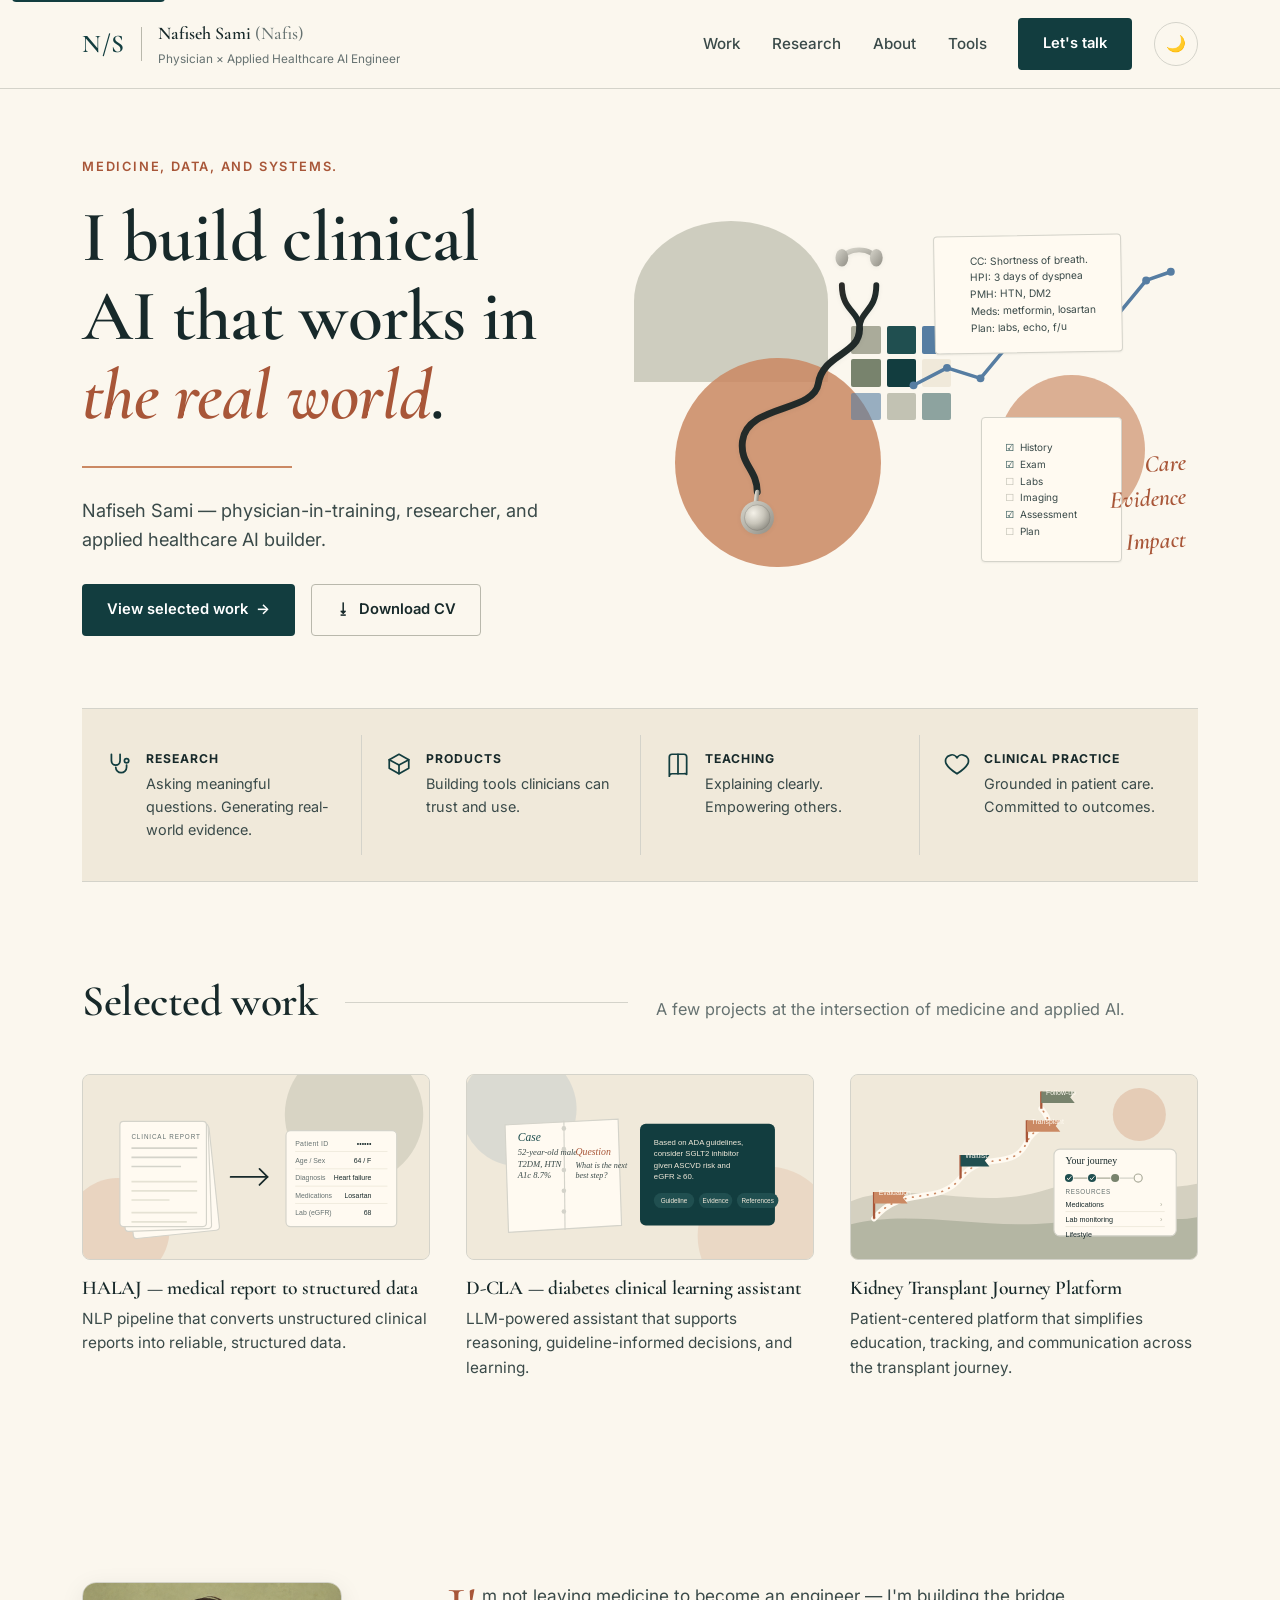
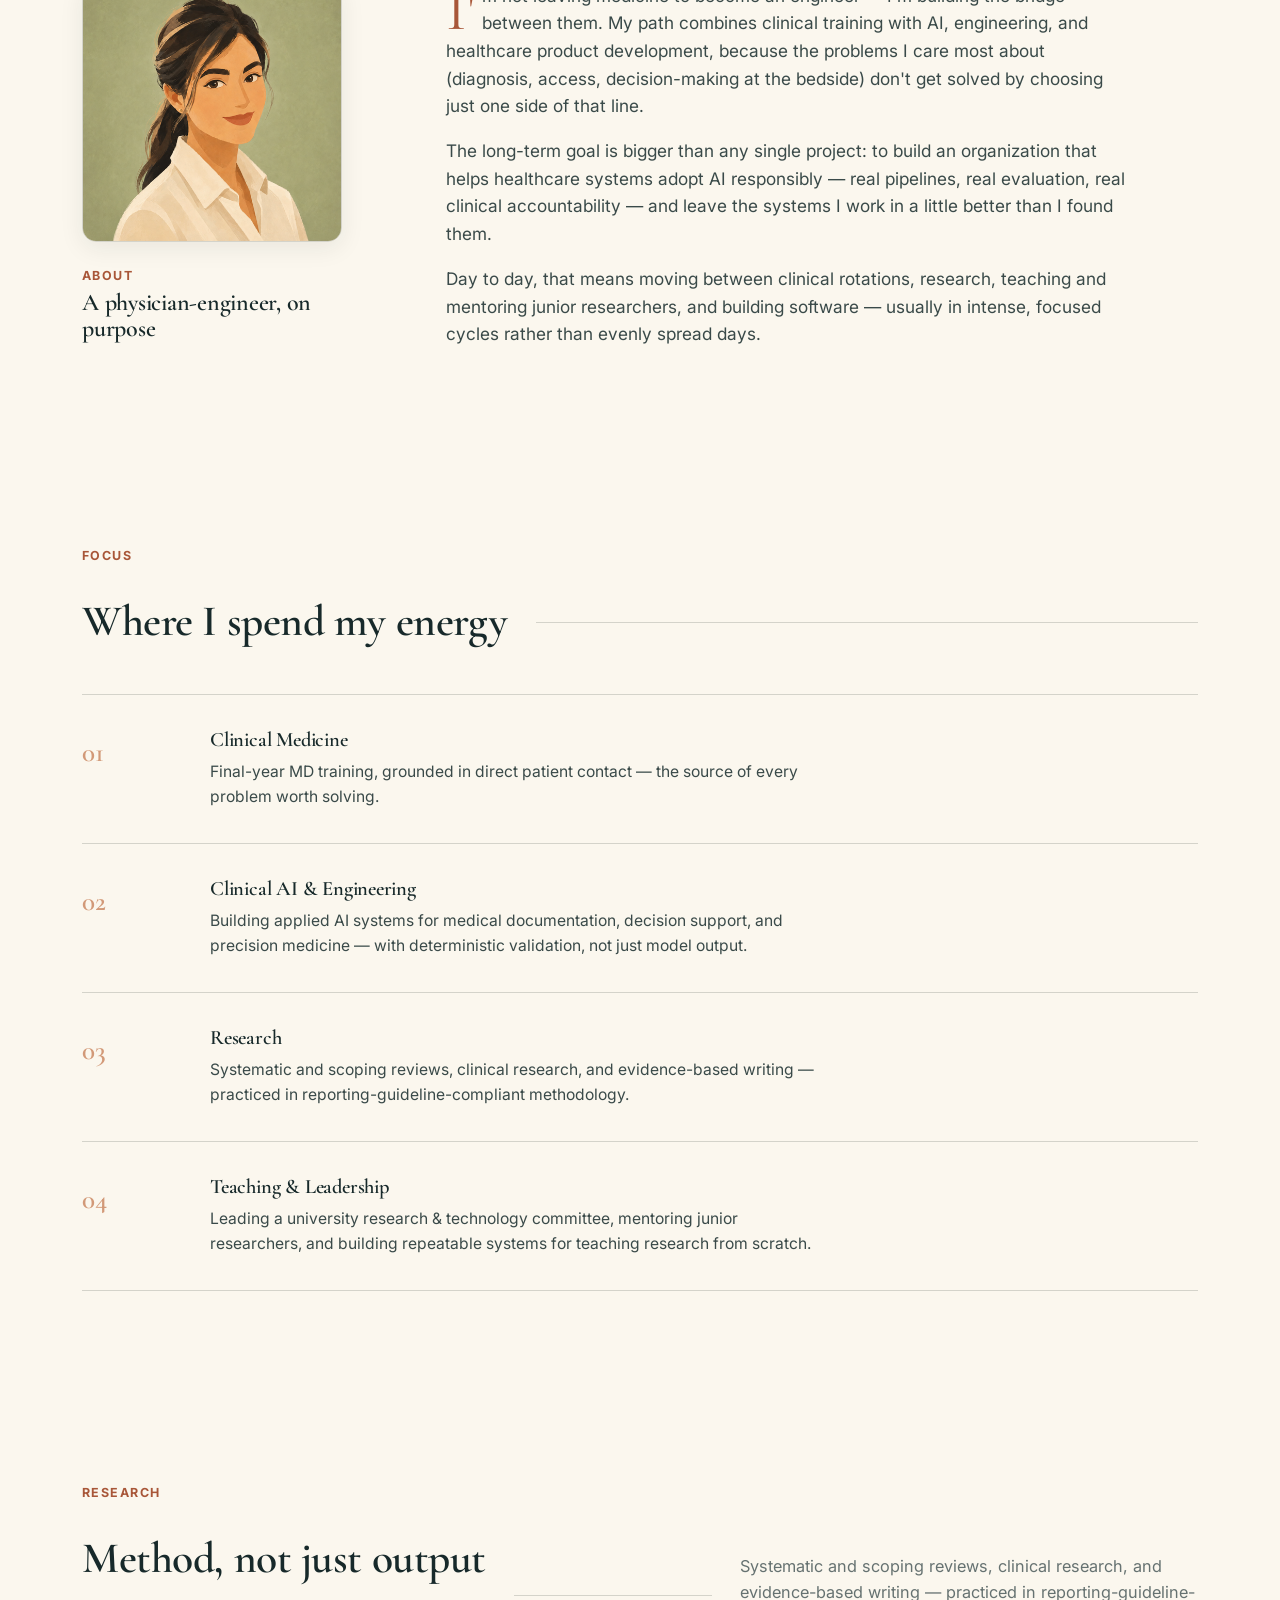
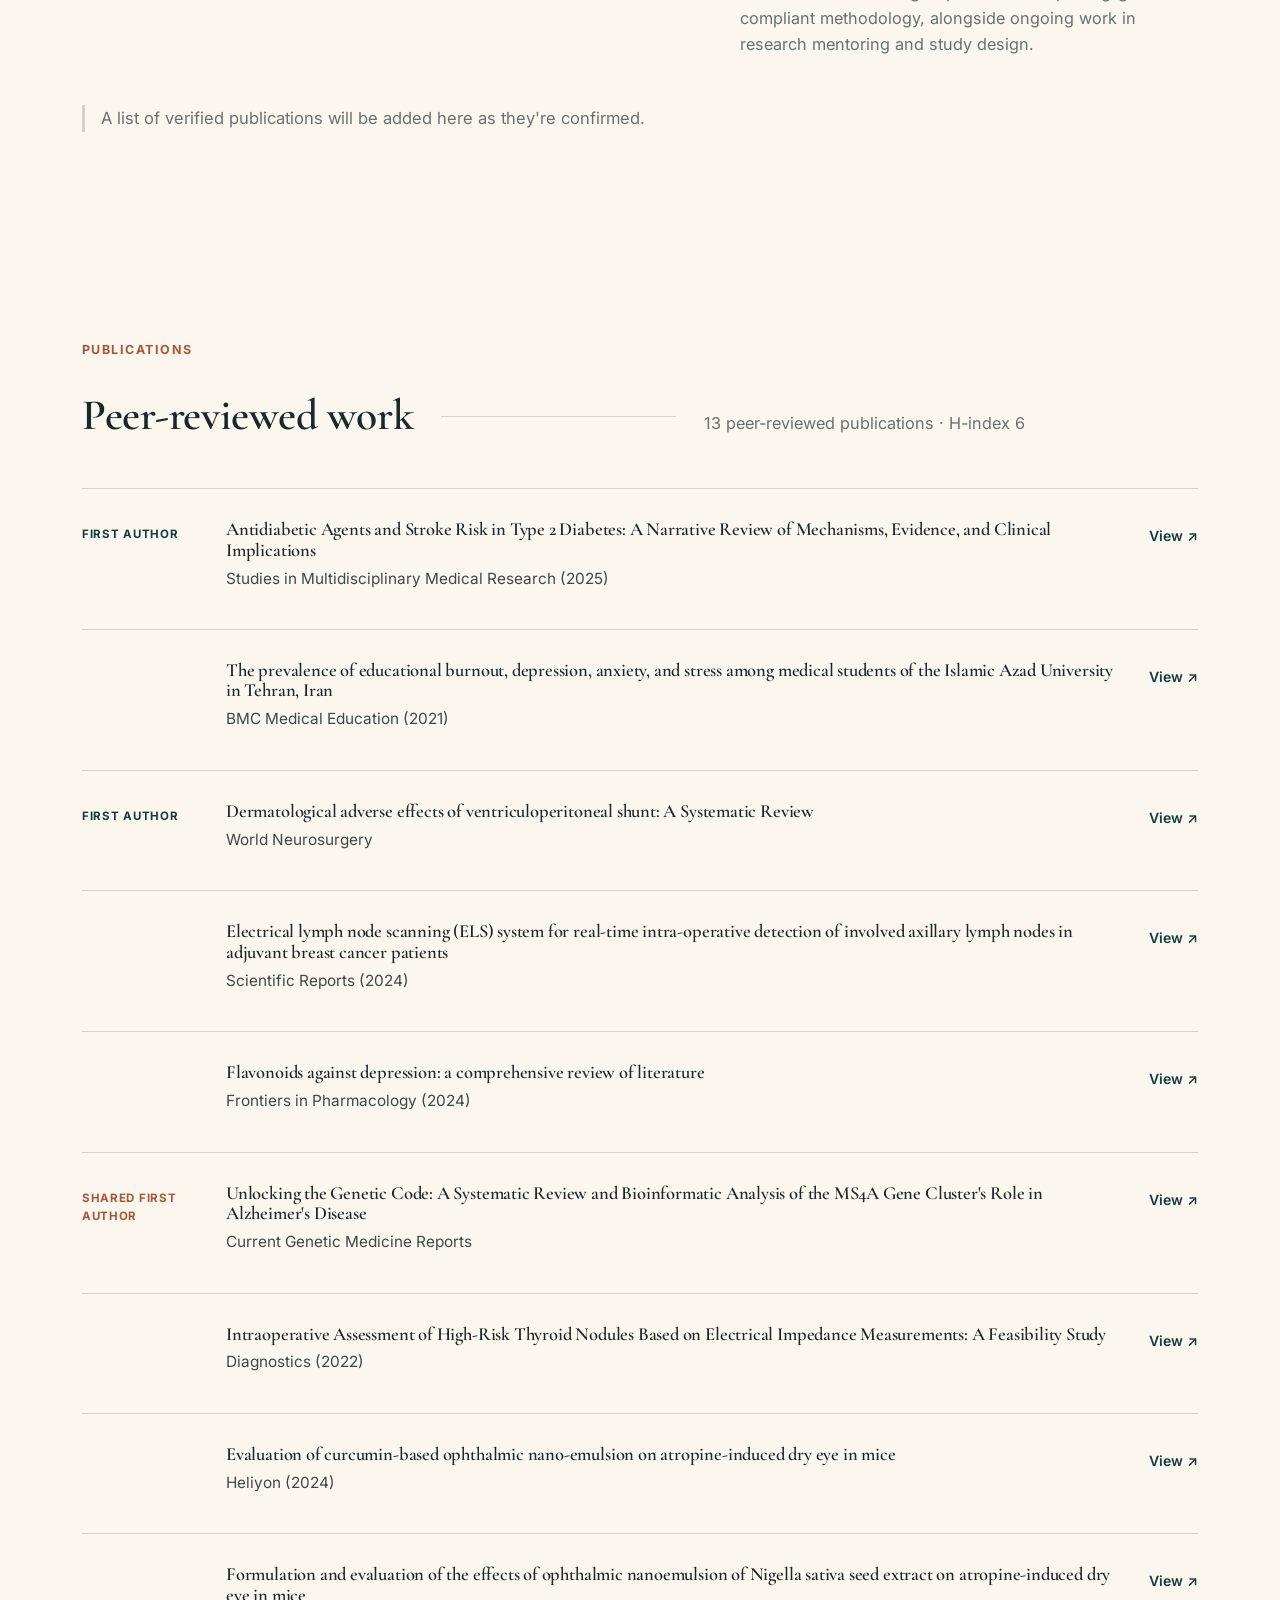
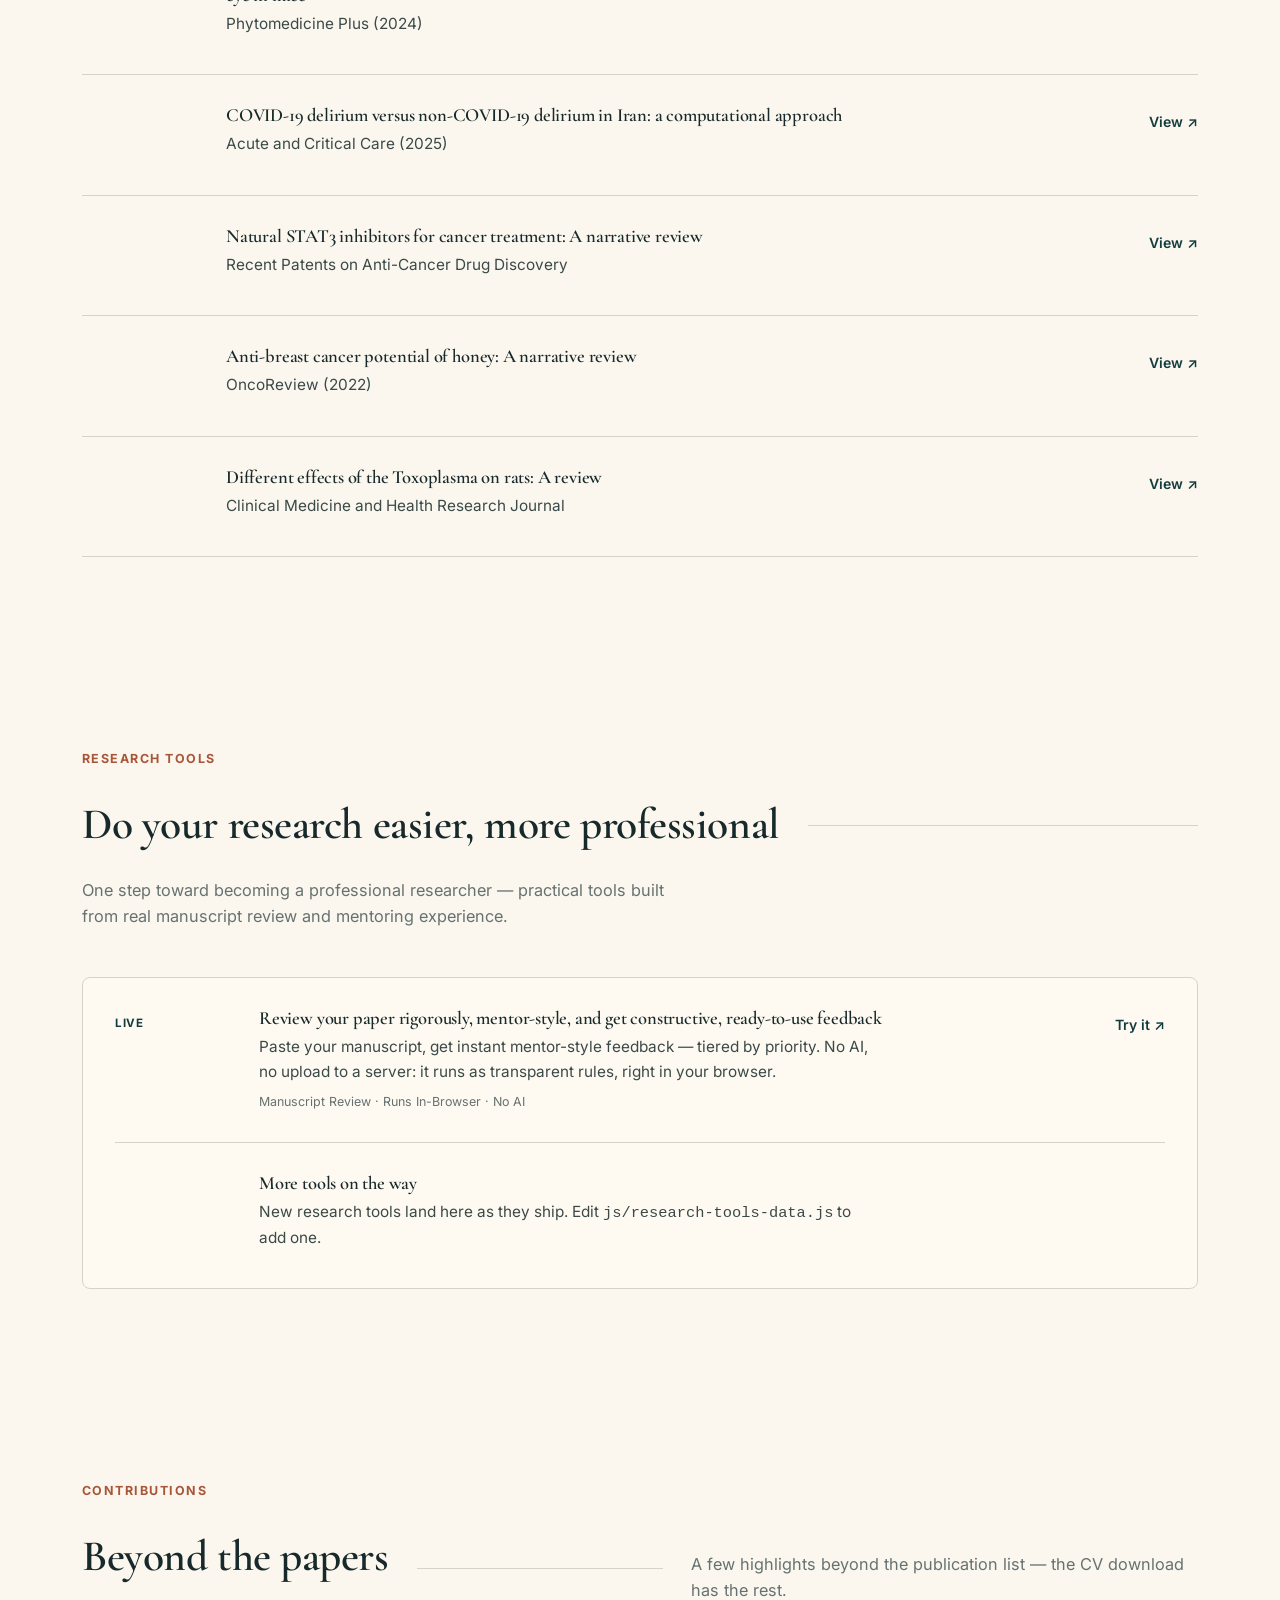
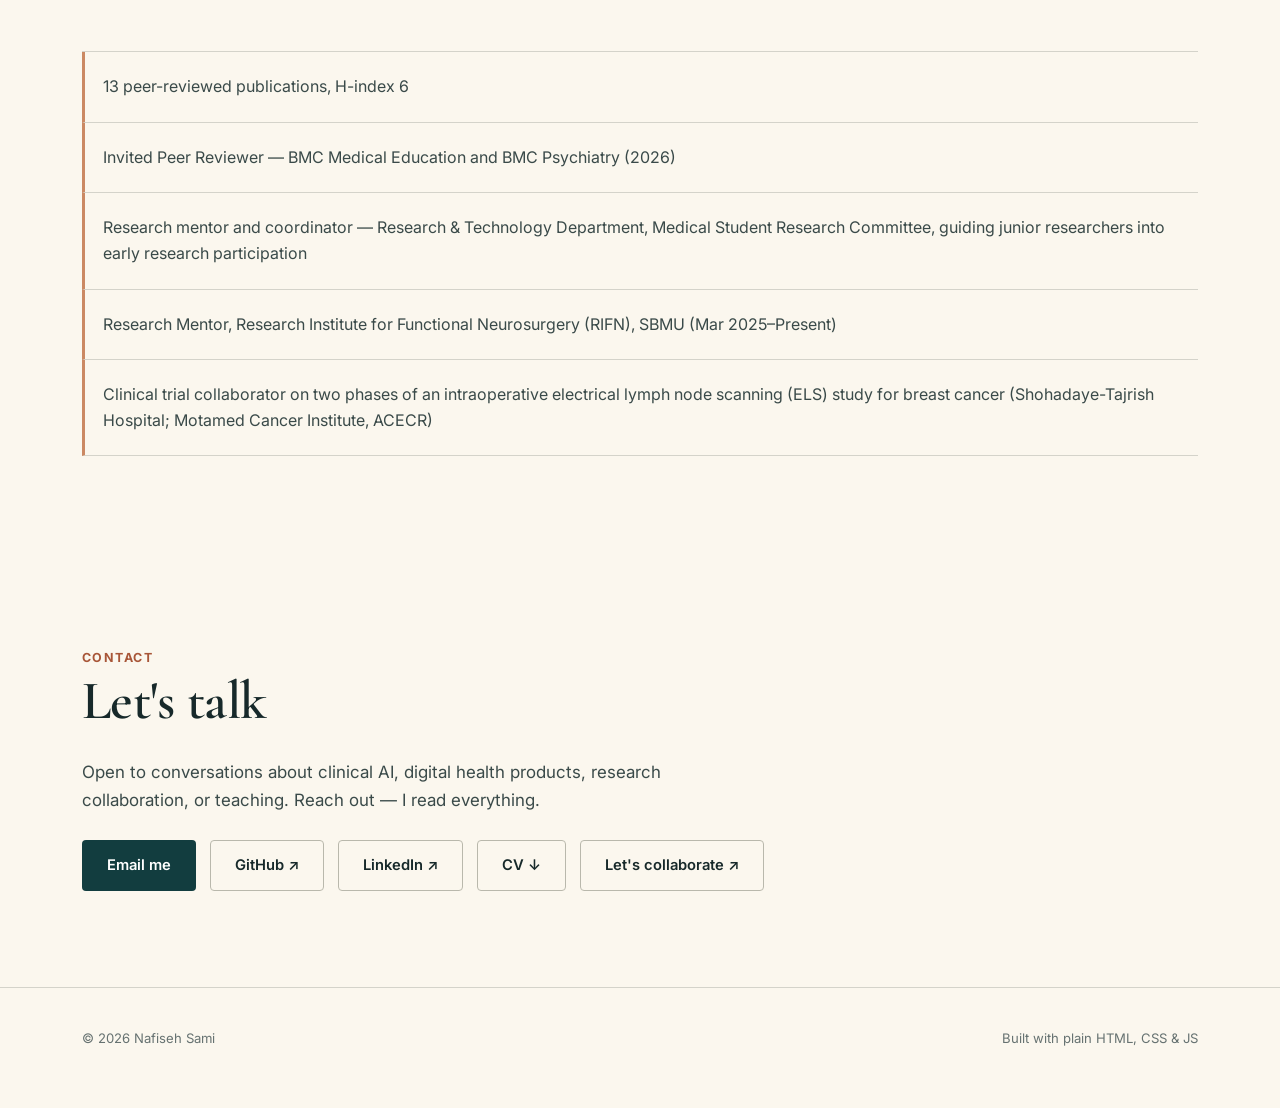
<file: index.html>
<!DOCTYPE html>
<html lang="en">
<head>
<meta charset="UTF-8">
<meta name="viewport" content="width=device-width, initial-scale=1.0">
<script>
  try {
    var t = localStorage.getItem("theme");
    if (t === "dark" || t === "light") document.documentElement.setAttribute("data-theme", t);
  } catch (e) {}
</script>
<title>Nafiseh Sami — Physician, Building Clinical AI</title>
<meta name="description" content="Nafiseh Sami — final-year MD student building toward clinical AI engineering, precision medicine, and digital health.">
<link rel="canonical" href="https://nafissam.github.io/">
<link rel="icon" type="image/svg+xml" href="assets/favicon.svg">

<meta property="og:type" content="website">
<meta property="og:title" content="Nafiseh Sami — Physician, Building Clinical AI">
<meta property="og:description" content="Final-year MD student building toward clinical AI engineering, precision medicine, and digital health.">
<meta property="og:image" content="https://nafissam.github.io/assets/og-image.png">
<meta property="og:url" content="https://nafissam.github.io/">
<meta name="twitter:card" content="summary_large_image">
<meta name="twitter:title" content="Nafiseh Sami — Physician, Building Clinical AI">
<meta name="twitter:description" content="Final-year MD student building toward clinical AI engineering, precision medicine, and digital health.">
<meta name="twitter:image" content="https://nafissam.github.io/assets/og-image.png">

<link rel="preconnect" href="https://fonts.googleapis.com">
<link rel="preconnect" href="https://fonts.gstatic.com" crossorigin>
<link href="https://fonts.googleapis.com/css2?family=Cormorant+Garamond:ital,wght@0,500;0,600;0,700;1,500;1,600&family=Inter:wght@400;500;600;700&display=swap" rel="stylesheet">
<link rel="stylesheet" href="css/style.css">
<link rel="preload" as="image" href="assets/stethoscope.svg">

<script type="application/ld+json">
{
  "@context": "https://schema.org",
  "@graph": [
    {
      "@type": "Person",
      "name": "Nafiseh Sami",
      "alternateName": "Nafis",
      "url": "https://nafissam.github.io/",
      "image": "https://nafissam.github.io/assets/og-image.png",
      "jobTitle": "Physician-in-training",
      "description": "Final-year MD student building toward clinical AI engineering, precision medicine, and digital health.",
      "sameAs": ["https://github.com/NafisSam"]
    },
    {
      "@type": "WebSite",
      "name": "Nafiseh Sami",
      "url": "https://nafissam.github.io/"
    }
  ]
}
</script>
</head>
<body>

<a href="#main" class="skip-link">Skip to content</a>

<header class="site-header">
  <div class="nav container">
    <a href="#top" class="brand">
      <span class="brand-mark" aria-hidden="true">N/S</span>
      <span class="brand-divider" aria-hidden="true"></span>
      <span class="brand-text">
        <span class="brand-name">Nafiseh Sami <span class="brand-nick">(Nafis)</span></span>
        <span class="brand-sub">Physician × Applied Healthcare AI Engineer</span>
      </span>
    </a>
    <div class="nav-right">
      <ul class="nav-links" id="navLinks">
        <li><a href="#work">Work</a></li>
        <li><a href="#research">Research</a></li>
        <li><a href="#about">About</a></li>
        <li><a href="#research-tools">Tools</a></li>
        <li><a href="#contact" class="btn btn-primary nav-cta">Let's talk</a></li>
      </ul>
      <button id="themeToggle" class="theme-toggle" type="button" aria-label="Toggle dark mode">
        <span class="theme-icon" aria-hidden="true">🌙</span>
      </button>
      <button class="nav-toggle" id="navToggle" aria-label="Toggle menu" aria-expanded="false" aria-controls="navLinks">
        <span></span><span></span><span></span>
      </button>
    </div>
  </div>
</header>

<main id="main">

  <section class="hero container" id="top">
    <div class="hero-inner">
      <div class="hero-copy">
        <p class="eyebrow reveal">Medicine, data, and systems.</p>
        <h1 class="reveal">I build clinical AI that works in <em>the real world</em>.</h1>
        <span class="hero-rule reveal" aria-hidden="true"></span>
        <p class="hero-sub reveal">
          Nafiseh Sami — physician-in-training, researcher, and applied healthcare AI builder.
        </p>
        <div class="hero-actions reveal">
          <a href="#work" class="btn btn-primary">View selected work <span class="btn-arrow" aria-hidden="true">→</span></a>
          <a href="assets/N.Sami_CV.pdf" download class="btn btn-ghost"><span class="btn-icon" aria-hidden="true">⭳</span> Download CV</a>
        </div>
      </div>

      <div class="hero-collage reveal" aria-hidden="true">
        <div class="collage-frame">
          <span class="collage-shape shape-sage"></span>
          <span class="collage-shape shape-terracotta-1"></span>
          <span class="collage-shape shape-terracotta-2"></span>

          <span class="collage-grid">
            <span></span><span></span><span></span>
            <span></span><span></span><span></span>
            <span></span><span></span><span></span>
          </span>

          <svg class="collage-chart" viewBox="0 0 300 160" preserveAspectRatio="none" focusable="false">
            <polyline points="4,140 42,120 80,132 118,86 156,96 194,54 232,64 268,20 296,10"
              fill="none" stroke="var(--dusty-blue)" stroke-width="4" stroke-linecap="round" stroke-linejoin="round"/>
            <g fill="var(--dusty-blue)">
              <circle cx="4" cy="140" r="4.5"/><circle cx="42" cy="120" r="4.5"/><circle cx="80" cy="132" r="4.5"/>
              <circle cx="118" cy="86" r="4.5"/><circle cx="156" cy="96" r="4.5"/><circle cx="194" cy="54" r="4.5"/>
              <circle cx="232" cy="64" r="4.5"/><circle cx="268" cy="20" r="4.5"/><circle cx="296" cy="10" r="4.5"/>
            </g>
          </svg>

          <div class="collage-note">
            <p>CC: Shortness of breath.</p>
            <p>HPI: 3 days of dyspnea</p>
            <p>PMH: HTN, DM2</p>
            <p>Meds: metformin, losartan</p>
            <p>Plan: labs, echo, f/u</p>
          </div>

          <div class="collage-checklist">
            <p class="checked"><span class="mark">☑</span>History</p>
            <p class="checked"><span class="mark">☑</span>Exam</p>
            <p><span class="mark">☐</span>Labs</p>
            <p><span class="mark">☐</span>Imaging</p>
            <p class="checked"><span class="mark">☑</span>Assessment</p>
            <p><span class="mark">☐</span>Plan</p>
          </div>

          <img class="collage-stethoscope" src="assets/stethoscope.svg" alt="" width="520" height="640">

          <p class="collage-word word-care">Care</p>
          <p class="collage-word word-evidence">Evidence</p>
          <p class="collage-word word-impact">Impact</p>
        </div>
      </div>
    </div>
  </section>

  <section class="practice-strip container" aria-label="What I do">
    <ul class="practice-list">
      <li class="practice-item">
        <span class="practice-icon" aria-hidden="true">
          <svg viewBox="0 0 24 24" fill="none" stroke="currentColor" stroke-width="1.6" stroke-linecap="round" stroke-linejoin="round"><path d="M5 3v6a4 4 0 0 0 8 0V3"/><path d="M9 15a5 5 0 0 0 10 0v-2"/><circle cx="19" cy="9" r="2"/></svg>
        </span>
        <div>
          <span class="practice-label">Research</span>
          <p>Asking meaningful questions. Generating real-world evidence.</p>
        </div>
      </li>
      <li class="practice-item">
        <span class="practice-icon" aria-hidden="true">
          <svg viewBox="0 0 24 24" fill="none" stroke="currentColor" stroke-width="1.6" stroke-linecap="round" stroke-linejoin="round"><path d="M12 3 21 8v8l-9 5-9-5V8Z"/><path d="M3 8l9 5 9-5"/><path d="M12 13v8"/></svg>
        </span>
        <div>
          <span class="practice-label">Products</span>
          <p>Building tools clinicians can trust and use.</p>
        </div>
      </li>
      <li class="practice-item">
        <span class="practice-icon" aria-hidden="true">
          <svg viewBox="0 0 24 24" fill="none" stroke="currentColor" stroke-width="1.6" stroke-linecap="round" stroke-linejoin="round"><path d="M4 5.5A2.5 2.5 0 0 1 6.5 3H12v18H6.5A2.5 2.5 0 0 0 4 23.5Z"/><path d="M12 3h5.5A2.5 2.5 0 0 1 20 5.5v16A2.5 2.5 0 0 0 17.5 21H12"/></svg>
        </span>
        <div>
          <span class="practice-label">Teaching</span>
          <p>Explaining clearly. Empowering others.</p>
        </div>
      </li>
      <li class="practice-item">
        <span class="practice-icon" aria-hidden="true">
          <svg viewBox="0 0 24 24" fill="none" stroke="currentColor" stroke-width="1.6" stroke-linecap="round" stroke-linejoin="round"><path d="M12 21s-7.5-4.6-10-9.2C.5 8.4 2 4.8 5.5 4a5 5 0 0 1 6.5 2.4A5 5 0 0 1 18.5 4c3.5.8 5 4.4 3.5 7.8C19.5 16.4 12 21 12 21Z"/></svg>
        </span>
        <div>
          <span class="practice-label">Clinical Practice</span>
          <p>Grounded in patient care. Committed to outcomes.</p>
        </div>
      </li>
    </ul>
  </section>

  <section id="work" class="section container">
    <div class="section-head reveal">
      <h2>Selected work</h2>
      <p class="section-sub">A few projects at the intersection of medicine and applied AI.</p>
    </div>
    <div class="work-grid" id="projectGrid"><!-- populated by js/projects-data.js --></div>
  </section>

  <section id="about" class="section container">
    <div class="about-grid">
      <div class="about-label reveal">
        <img class="about-avatar" src="assets/avatar.png" alt="Illustrated portrait of Nafiseh Sami" width="500" height="500" loading="lazy">
        <span class="section-tag">About</span>
        <h2>A physician-engineer, on purpose</h2>
      </div>
      <div class="about-body reveal">
        <p>
          I'm not leaving medicine to become an engineer — I'm building the bridge between them.
          My path combines clinical training with AI, engineering, and healthcare product
          development, because the problems I care most about (diagnosis, access, decision-making
          at the bedside) don't get solved by choosing just one side of that line.
        </p>
        <p>
          The long-term goal is bigger than any single project: to build an organization that
          helps healthcare systems adopt AI responsibly — real pipelines, real evaluation, real
          clinical accountability — and leave the systems I work in a little better than I found
          them.
        </p>
        <p>
          Day to day, that means moving between clinical rotations, research, teaching and
          mentoring junior researchers, and building software — usually in intense, focused
          cycles rather than evenly spread days.
        </p>
      </div>
    </div>
  </section>

  <section id="focus" class="section container">
    <div class="section-head reveal">
      <span class="section-tag">Focus</span>
      <h2>Where I spend my energy</h2>
    </div>
    <div class="focus-list">
      <div class="focus-item reveal">
        <span class="focus-index">01</span>
        <div>
          <h3>Clinical Medicine</h3>
          <p>Final-year MD training, grounded in direct patient contact — the source of every
          problem worth solving.</p>
        </div>
      </div>
      <div class="focus-item reveal">
        <span class="focus-index">02</span>
        <div>
          <h3>Clinical AI &amp; Engineering</h3>
          <p>Building applied AI systems for medical documentation, decision support, and
          precision medicine — with deterministic validation, not just model output.</p>
        </div>
      </div>
      <div class="focus-item reveal">
        <span class="focus-index">03</span>
        <div>
          <h3>Research</h3>
          <p>Systematic and scoping reviews, clinical research, and evidence-based writing —
          practiced in reporting-guideline-compliant methodology.</p>
        </div>
      </div>
      <div class="focus-item reveal">
        <span class="focus-index">04</span>
        <div>
          <h3>Teaching &amp; Leadership</h3>
          <p>Leading a university research &amp; technology committee, mentoring junior
          researchers, and building repeatable systems for teaching research from scratch.</p>
        </div>
      </div>
    </div>
  </section>

  <section id="research" class="section container">
    <div class="section-head reveal">
      <span class="section-tag">Research</span>
      <h2>Method, not just output</h2>
      <p class="section-sub">
        Systematic and scoping reviews, clinical research, and evidence-based writing —
        practiced in reporting-guideline-compliant methodology, alongside ongoing work in
        research mentoring and study design.
      </p>
    </div>
    <div class="research-body reveal">
      <p class="research-placeholder">
        A list of verified publications will be added here as they're confirmed.
      </p>
    </div>
  </section>

  <section id="publications" class="section container">
    <div class="section-head reveal">
      <span class="section-tag">Publications</span>
      <h2>Peer-reviewed work</h2>
      <p class="section-sub">13 peer-reviewed publications · H-index 6</p>
    </div>
    <div class="entry-list" id="publicationsGrid"><!-- populated by js/publications-data.js --></div>
  </section>

  <section id="research-tools" class="section container">
    <div class="section-head reveal">
      <span class="section-tag">Research Tools</span>
      <h2>Do your research easier, more professional</h2>
      <p class="section-sub">
        One step toward becoming a professional researcher — practical tools built from real
        manuscript review and mentoring experience.
      </p>
    </div>
    <div class="tool-frame">
      <div class="entry-list" id="toolGrid"><!-- populated by js/research-tools-data.js --></div>
    </div>
  </section>

  <section id="contributions" class="section container">
    <div class="section-head reveal">
      <span class="section-tag">Contributions</span>
      <h2>Beyond the papers</h2>
      <p class="section-sub">A few highlights beyond the publication list — the CV download has the rest.</p>
    </div>
    <ul class="contrib-list">
      <li class="reveal">13 peer-reviewed publications, H-index 6</li>
      <li class="reveal">Invited Peer Reviewer — BMC Medical Education and BMC Psychiatry (2026)</li>
      <li class="reveal">Research mentor and coordinator — Research &amp; Technology Department, Medical Student Research Committee, guiding junior researchers into early research participation</li>
      <li class="reveal">Research Mentor, Research Institute for Functional Neurosurgery (RIFN), SBMU (Mar 2025–Present)</li>
      <li class="reveal">Clinical trial collaborator on two phases of an intraoperative electrical lymph node scanning (ELS) study for breast cancer (Shohadaye-Tajrish Hospital; Motamed Cancer Institute, ACECR)</li>
    </ul>
  </section>

  <section id="contact" class="section container">
    <div class="contact-block reveal">
      <span class="section-tag">Contact</span>
      <h2>Let's talk</h2>
      <p>
        Open to conversations about clinical AI, digital health products, research
        collaboration, or teaching. Reach out — I read everything.
      </p>
      <div class="contact-links">
        <a href="mailto:diabetesassistant.hn@gmail.com" class="btn btn-primary">Email me</a>
        <a href="https://github.com/NafisSam" target="_blank" rel="noopener" class="btn btn-ghost">GitHub ↗</a>
        <a href="https://www.linkedin.com/in/nafiseh-sami-9807991b3/" target="_blank" rel="noopener" class="btn btn-ghost">LinkedIn ↗</a>
        <a href="assets/N.Sami_CV.pdf" download class="btn btn-ghost">CV ↓</a>
        <a href="https://forms.gle/yq65sF2Z8pFFS46X9" target="_blank" rel="noopener" class="btn btn-ghost">Let's collaborate ↗</a>
      </div>
    </div>
  </section>

</main>

<footer class="site-footer">
  <div class="container footer-inner">
    <span>© <span id="year"></span> Nafiseh Sami</span>
    <span class="footer-note">Built with plain HTML, CSS &amp; JS</span>
  </div>
</footer>

<script src="js/projects-data.js"></script>
<script src="js/research-tools-data.js"></script>
<script src="js/publications-data.js"></script>
<script src="js/main.js"></script>
<!-- TODO(analytics): no analytics account/ID has been supplied yet. Add the
     real analytics snippet here (e.g. Plausible, GA4) once an account is
     provided — do not fabricate a tracking ID. -->
</body>
</html>
</file>
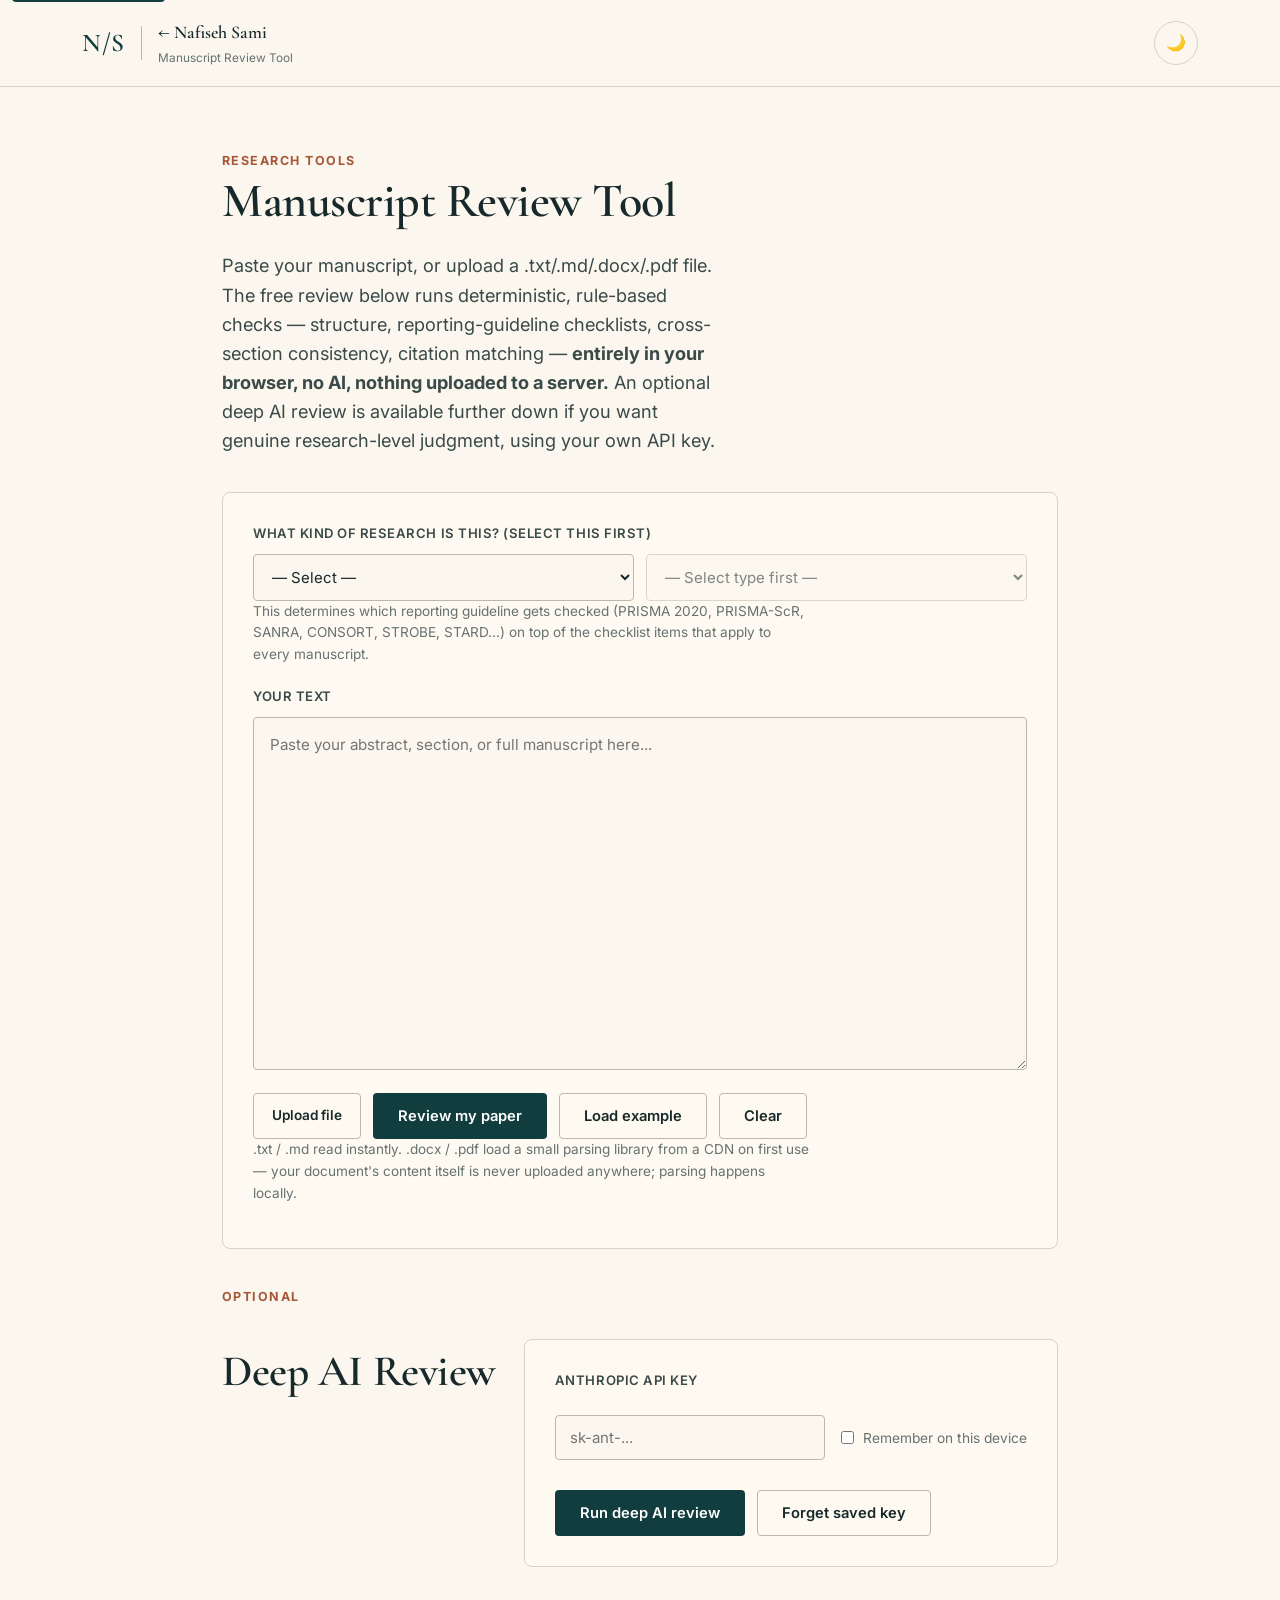
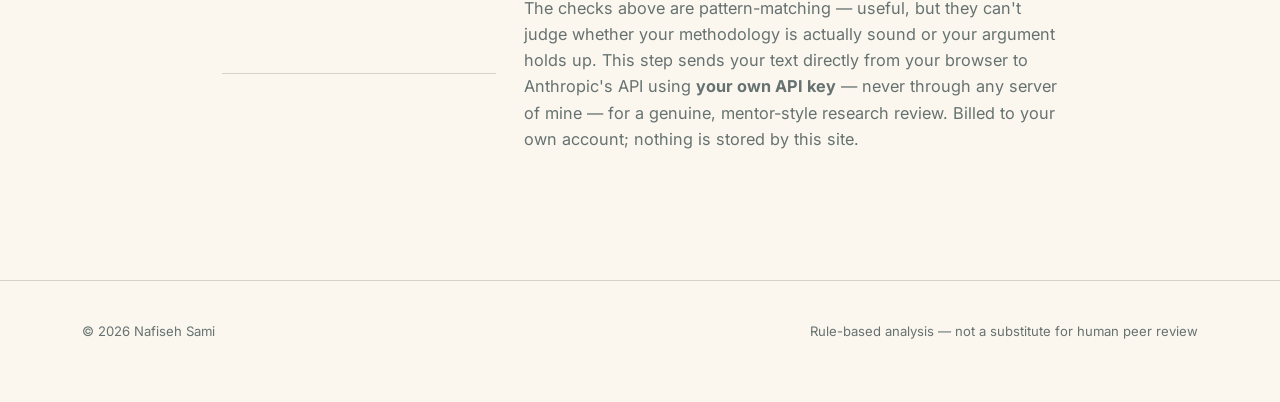
<file: tools/manuscript-review.html>
<!DOCTYPE html>
<html lang="en">
<head>
<meta charset="UTF-8">
<meta name="viewport" content="width=device-width, initial-scale=1.0">
<script>
  try {
    var t = localStorage.getItem("theme");
    if (t === "dark" || t === "light") document.documentElement.setAttribute("data-theme", t);
  } catch (e) {}
</script>
<title>Manuscript Review Tool — Nafiseh Sami</title>
<meta name="description" content="Instant, mentor-style manuscript feedback. Rule-based checks run entirely in your browser; an optional deep AI review is available with your own API key.">
<link rel="icon" type="image/svg+xml" href="../assets/favicon.svg">

<meta property="og:type" content="website">
<meta property="og:title" content="Manuscript Review Tool — Nafiseh Sami">
<meta property="og:description" content="Instant, mentor-style manuscript feedback. Rule-based checks run entirely in your browser; an optional deep AI review is available with your own API key.">
<meta property="og:image" content="https://nafissam.github.io/assets/og-image.png">
<meta property="og:url" content="https://nafissam.github.io/tools/manuscript-review.html">
<meta name="twitter:card" content="summary_large_image">
<meta name="twitter:title" content="Manuscript Review Tool — Nafiseh Sami">
<meta name="twitter:description" content="Instant, mentor-style manuscript feedback. Rule-based checks run entirely in your browser; an optional deep AI review is available with your own API key.">
<meta name="twitter:image" content="https://nafissam.github.io/assets/og-image.png">

<link rel="preconnect" href="https://fonts.googleapis.com">
<link rel="preconnect" href="https://fonts.gstatic.com" crossorigin>
<link href="https://fonts.googleapis.com/css2?family=Cormorant+Garamond:ital,wght@0,500;0,600;0,700;1,500;1,600&family=Inter:wght@400;500;600;700&display=swap" rel="stylesheet">
<link rel="stylesheet" href="../css/style.css">
</head>
<body>

<a href="#main" class="skip-link">Skip to content</a>

<header class="site-header">
  <nav class="nav container">
    <a href="../index.html#research-tools" class="brand">
      <span class="brand-mark" aria-hidden="true">N/S</span>
      <span class="brand-divider" aria-hidden="true"></span>
      <span class="brand-text">
        <span class="brand-name">← Nafiseh Sami</span>
        <span class="brand-sub">Manuscript Review Tool</span>
      </span>
    </a>
    <div class="nav-right">
      <button id="themeToggle" class="theme-toggle" type="button" aria-label="Toggle dark mode">
        <span class="theme-icon">🌙</span>
      </button>
    </div>
  </nav>
</header>

<main id="main" class="container tool-shell">

  <section class="tool-intro reveal">
    <span class="section-tag">Research Tools</span>
    <h1>Manuscript Review Tool</h1>
    <p class="hero-sub">
      Paste your manuscript, or upload a .txt/.md/.docx/.pdf file. The free review below runs
      deterministic, rule-based checks — structure, reporting-guideline checklists, cross-section
      consistency, citation matching — <strong>entirely in your browser, no AI, nothing uploaded
      to a server.</strong> An optional deep AI review is available further down if you want
      genuine research-level judgment, using your own API key.
    </p>
  </section>

  <section class="panel tool-input-panel reveal">
    <div class="type-select-block">
      <label for="researchTypeSelect" class="tool-label">What kind of research is this? (select this first)</label>
      <div class="tool-controls" style="margin-top:0;">
        <select id="researchTypeSelect" class="tool-select">
          <option value="">— Select —</option>
          <option value="review">Review</option>
          <option value="original">Original research</option>
        </select>
        <select id="researchSubtypeSelect" class="tool-select" disabled>
          <option value="">— Select type first —</option>
        </select>
      </div>
      <p class="tool-note">
        This determines which reporting guideline gets checked (PRISMA 2020, PRISMA-ScR, SANRA, CONSORT,
        STROBE, STARD...) on top of the checklist items that apply to every manuscript.
      </p>
      <p class="tool-note" id="typeSelectError" style="color:var(--accent);" hidden></p>
    </div>

    <label for="manuscriptInput" class="tool-label" style="margin-top:20px;">Your text</label>
    <textarea id="manuscriptInput" rows="14" placeholder="Paste your abstract, section, or full manuscript here..."></textarea>

    <div class="tool-controls">
      <label class="btn btn-ghost file-btn">
        Upload file
        <input type="file" id="fileInput" accept=".txt,.md,.docx,.pdf" hidden>
      </label>
      <button id="reviewBtn" class="btn btn-primary" type="button">Review my paper</button>
      <button id="exampleBtn" class="btn btn-ghost" type="button">Load example</button>
      <button id="clearBtn" class="btn btn-ghost" type="button">Clear</button>
    </div>
    <p class="tool-note" id="fileStatus">
      .txt / .md read instantly. .docx / .pdf load a small parsing library from a CDN on first
      use — your document's content itself is never uploaded anywhere; parsing happens locally.
    </p>
  </section>

  <section id="resultsPanel" class="tool-results" hidden>
    <div class="panel reveal">
      <div class="results-head">
        <h2>Rule-Based Feedback</h2>
        <button id="copyBtn" class="btn btn-ghost" type="button">Copy as text</button>
      </div>
      <div id="statsRow" class="stats-row"></div>
      <div id="feedbackOutput" class="feedback-output"></div>
    </div>

    <div class="panel reveal checklist-panel">
      <h2>Reporting-Guideline Checklist</h2>
      <p class="section-sub" id="checklistIntro">Detected from your text's study-design cues.</p>
      <div id="checklistOutput"></div>
    </div>
  </section>

  <section id="aiPanel" class="section-head reveal ai-review-section">
    <span class="section-tag">Optional</span>
    <h2>Deep AI Review</h2>
    <p class="section-sub">
      The checks above are pattern-matching — useful, but they can't judge whether your
      methodology is actually sound or your argument holds up. This step sends your text
      directly from your browser to Anthropic's API using <strong>your own API key</strong> —
      never through any server of mine — for a genuine, mentor-style research review. Billed to
      your own account; nothing is stored by this site.
    </p>

    <div class="panel ai-input-panel">
      <label for="apiKeyInput" class="tool-label">Anthropic API key</label>
      <div class="tool-controls" style="margin-top:0;">
        <input type="password" id="apiKeyInput" placeholder="sk-ant-..." class="api-key-input">
        <label class="remember-label">
          <input type="checkbox" id="rememberKey"> Remember on this device
        </label>
      </div>
      <div class="tool-controls">
        <button id="aiReviewBtn" class="btn btn-primary" type="button">Run deep AI review</button>
        <button id="forgetKeyBtn" class="btn btn-ghost" type="button">Forget saved key</button>
        <span class="tool-note" id="aiStatus"></span>
      </div>
    </div>

    <div id="aiResultsPanel" class="panel ai-results-panel" hidden>
      <div class="results-head">
        <h3 style="margin:0;">AI Review</h3>
        <button id="copyAiBtn" class="btn btn-ghost" type="button">Copy as text</button>
      </div>
      <div id="aiOutput" class="feedback-output"></div>
    </div>
  </section>

</main>

<footer class="site-footer">
  <div class="container footer-inner">
    <span>© <span id="year"></span> Nafiseh Sami</span>
    <span class="footer-note">Rule-based analysis — not a substitute for human peer review</span>
  </div>
</footer>

<script src="../js/main.js"></script>
<script src="manuscript-review.js"></script>
</body>
</html>
</file>
<file: css/style.css>
/* ---------- Design tokens ----------
   Warm editorial system: cream paper, deep teal type/controls, muted sage,
   terracotta accents, restrained dusty-blue chart details. Inspired by
   clinical notebooks and print research documentation rather than a SaaS
   dashboard — fine rules, generous space, minimal shadow, restrained radii.
*/
:root {
  /* literal palette */
  --cream: #fbf7ee;
  --cream-alt: #f0e9da;
  --paper: #fffaf1;
  --ink: #17292a;
  --teal: #204f50;
  --teal-dark: #123d3f;
  --sage: #aaab9a;
  --sage-dark: #78836d;
  --terracotta: #cb8963;
  --terracotta-dark: #a85638;
  --dusty-blue: #567da2;
  --line: #d4d3ca;
  --muted: #667271;

  /* semantic roles (theme-aware) */
  --bg: var(--cream);
  --bg-alt: var(--cream-alt);
  --surface: var(--paper);
  --text: var(--ink);
  --text-soft: #3a4a49;
  --text-muted: var(--muted);
  --accent: var(--teal);
  --accent-strong: var(--teal-dark);
  --accent-on: #ffffff;
  --accent-2: var(--terracotta);
  --accent-2-strong: var(--terracotta-dark);
  --border: var(--line);
  --border-strong: #b9b8ac;
  --focus-ring: var(--terracotta-dark);

  --radius-sm: 4px;
  --radius: 8px;
  --radius-lg: 14px;
  --maxw: 1180px;

  --font-display: 'Cormorant Garamond', Georgia, serif;
  --font-body: 'Inter', system-ui, -apple-system, sans-serif;

  --shadow-sm: 0 1px 2px rgba(23, 41, 42, 0.06);
  --shadow-md: 0 6px 24px rgba(23, 41, 42, 0.08);
}

:root[data-theme="dark"] {
  --bg: #10201e;
  --bg-alt: #162624;
  --surface: #1a2d2a;
  --text: #f2ede0;
  --text-soft: #d7d2c3;
  --text-muted: #a9b6b0;
  --accent: #6fb3a6;
  --accent-strong: #8fc7bb;
  --accent-on: #0c1917;
  --accent-2: #e2a97e;
  --accent-2-strong: #edc09c;
  --border: rgba(242, 237, 224, 0.16);
  --border-strong: rgba(242, 237, 224, 0.3);
  --focus-ring: #e2a97e;
  --shadow-sm: 0 1px 2px rgba(0, 0, 0, 0.3);
  --shadow-md: 0 10px 30px rgba(0, 0, 0, 0.35);
}

@media (prefers-color-scheme: dark) {
  :root:not([data-theme="light"]) {
    --bg: #10201e;
    --bg-alt: #162624;
    --surface: #1a2d2a;
    --text: #f2ede0;
    --text-soft: #d7d2c3;
    --text-muted: #a9b6b0;
    --accent: #6fb3a6;
    --accent-strong: #8fc7bb;
    --accent-on: #0c1917;
    --accent-2: #e2a97e;
    --accent-2-strong: #edc09c;
    --border: rgba(242, 237, 224, 0.16);
    --border-strong: rgba(242, 237, 224, 0.3);
    --focus-ring: #e2a97e;
    --shadow-sm: 0 1px 2px rgba(0, 0, 0, 0.3);
    --shadow-md: 0 10px 30px rgba(0, 0, 0, 0.35);
  }
}

* { box-sizing: border-box; }
html { scroll-behavior: smooth; }

body {
  margin: 0;
  background: var(--bg);
  color: var(--text);
  font-family: var(--font-body);
  line-height: 1.6;
  -webkit-font-smoothing: antialiased;
  overflow-x: hidden;
  transition: background 0.35s ease, color 0.35s ease;
}

.container {
  max-width: var(--maxw);
  margin: 0 auto;
  padding: 0 32px;
}

h1, h2, h3 {
  font-family: var(--font-display);
  font-weight: 600;
  line-height: 1.1;
  margin: 0 0 0.5em;
  letter-spacing: -0.01em;
  color: var(--text);
}

p { color: var(--text-soft); margin: 0 0 1em; max-width: 62ch; }

a { color: inherit; }

img { max-width: 100%; display: block; }

/* ---------- Accessibility helpers ---------- */
.skip-link {
  position: absolute;
  top: -48px;
  left: 12px;
  z-index: 200;
  background: var(--accent-strong);
  color: #fff;
  padding: 12px 18px;
  border-radius: var(--radius-sm);
  font-family: var(--font-body);
  font-weight: 600;
  text-decoration: none;
  transition: top 0.2s ease;
}
.skip-link:focus { top: 12px; }

:focus-visible {
  outline: 2px solid var(--focus-ring);
  outline-offset: 3px;
  border-radius: 2px;
}

.visually-hidden {
  position: absolute;
  width: 1px; height: 1px;
  padding: 0; margin: -1px;
  overflow: hidden;
  clip: rect(0, 0, 0, 0);
  white-space: nowrap;
  border: 0;
}

/* ---------- Header / nav ---------- */
.site-header {
  position: sticky;
  top: 0;
  z-index: 50;
  background: color-mix(in srgb, var(--bg) 92%, transparent);
  backdrop-filter: saturate(140%) blur(6px);
  border-bottom: 1px solid var(--border);
  transition: background 0.35s ease, border-color 0.35s ease;
}

.nav {
  display: flex;
  align-items: center;
  justify-content: space-between;
  gap: 24px;
  padding: 18px 32px;
}

.brand {
  display: flex;
  align-items: center;
  gap: 16px;
  text-decoration: none;
  color: var(--text);
  min-width: 0;
}

.brand-mark {
  font-family: var(--font-display);
  font-weight: 600;
  font-size: 1.6rem;
  letter-spacing: 0.02em;
  color: var(--accent-strong);
  line-height: 1;
}

.brand-divider {
  width: 1px;
  height: 34px;
  background: var(--border-strong);
  flex: none;
}

.brand-text {
  display: flex;
  flex-direction: column;
  gap: 2px;
  min-width: 0;
}

.brand-name {
  font-family: var(--font-display);
  font-weight: 600;
  font-size: 1.12rem;
  white-space: nowrap;
}

.brand-nick { color: var(--text-muted); font-weight: 500; }

.brand-sub {
  font-family: var(--font-body);
  font-size: 0.74rem;
  color: var(--text-muted);
  white-space: nowrap;
  overflow: hidden;
  text-overflow: ellipsis;
}

.nav-right {
  display: flex;
  align-items: center;
  gap: 22px;
  position: relative;
}

.nav-links {
  list-style: none;
  display: flex;
  align-items: center;
  gap: 30px;
  margin: 0;
  padding: 0;
}

.nav-links a:not(.nav-cta) {
  text-decoration: none;
  color: var(--text-soft);
  font-family: var(--font-body);
  font-size: 0.95rem;
  font-weight: 500;
  padding: 6px 1px;
  border-bottom: 2px solid transparent;
  transition: border-color 0.2s ease, color 0.2s ease;
}

.nav-links a:not(.nav-cta):hover { color: var(--text); border-bottom-color: var(--accent-2); }

.nav-cta { white-space: nowrap; }

.theme-toggle {
  display: flex;
  align-items: center;
  justify-content: center;
  width: 40px;
  height: 40px;
  min-width: 44px;
  min-height: 44px;
  border-radius: 50%;
  border: 1px solid var(--border);
  background: transparent;
  cursor: pointer;
  font-size: 1rem;
  line-height: 1;
  color: var(--text-muted);
  transition: border-color 0.2s ease, background 0.2s ease;
}

.theme-toggle:hover { border-color: var(--border-strong); background: var(--bg-alt); }

.nav-toggle {
  display: none;
  flex-direction: column;
  justify-content: center;
  gap: 5px;
  width: 44px;
  height: 44px;
  background: none;
  border: 1px solid transparent;
  border-radius: var(--radius-sm);
  cursor: pointer;
  padding: 8px;
}

.nav-toggle span {
  width: 20px;
  height: 2px;
  background: var(--text);
  border-radius: 2px;
  transition: transform 0.2s ease, opacity 0.2s ease;
}

.nav-toggle[aria-expanded="true"] span:nth-child(1) { transform: translateY(7px) rotate(45deg); }
.nav-toggle[aria-expanded="true"] span:nth-child(2) { opacity: 0; }
.nav-toggle[aria-expanded="true"] span:nth-child(3) { transform: translateY(-7px) rotate(-45deg); }

/* ---------- Buttons ---------- */
.btn {
  display: inline-flex;
  align-items: center;
  gap: 8px;
  padding: 13px 24px;
  min-height: 44px;
  border-radius: var(--radius-sm);
  font-family: var(--font-body);
  font-weight: 600;
  font-size: 0.92rem;
  text-decoration: none;
  border: 1px solid transparent;
  cursor: pointer;
  transition: transform 0.15s ease, background 0.15s ease, border-color 0.15s ease, color 0.15s ease;
}

.btn .btn-arrow { transition: transform 0.15s ease; }
.btn:hover .btn-arrow { transform: translateX(3px); }

.btn-primary {
  background: var(--accent-strong);
  color: var(--accent-on);
}
.btn-primary:hover { background: var(--accent); }

.btn-ghost {
  background: transparent;
  border-color: var(--border-strong);
  color: var(--text);
}
.btn-ghost:hover { background: var(--bg-alt); }

/* ---------- Hero ---------- */
.hero { padding: 68px 32px 0; }

.hero-inner {
  display: grid;
  grid-template-columns: 45fr 55fr;
  gap: 48px;
  align-items: center;
  padding-bottom: 64px;
  min-width: 0;
}

.hero-copy, .hero-collage { min-width: 0; }

.eyebrow {
  font-family: var(--font-body);
  text-transform: uppercase;
  letter-spacing: 0.14em;
  font-size: 0.8rem;
  font-weight: 600;
  color: var(--accent-2-strong);
  margin-bottom: 22px;
}

.hero h1 {
  font-size: clamp(2.6rem, 5.6vw, 4.6rem);
  margin-bottom: 0.42em;
  color: var(--text);
}

.hero h1 em {
  font-style: italic;
  color: var(--accent-2-strong);
  position: relative;
}

.hero-rule {
  display: block;
  width: 210px;
  max-width: 60%;
  height: 2px;
  background: var(--accent-2);
  opacity: 0.6;
  margin: 6px 0 28px;
}

.hero-sub {
  font-size: 1.14rem;
  max-width: 46ch;
  color: var(--text-soft);
}

.hero-actions {
  display: flex;
  gap: 16px;
  margin-top: 30px;
  flex-wrap: wrap;
}

/* ---------- Hero collage ---------- */
.hero-collage { position: relative; }

.collage-frame {
  position: relative;
  width: 100%;
  aspect-ratio: 79 / 47;
}

.collage-shape {
  position: absolute;
  display: block;
}

.shape-sage {
  left: 4%;
  top: 0;
  width: 33%;
  height: 46%;
  background: var(--sage);
  opacity: 0.55;
  border-radius: 50% 50% 0 0;
}

.shape-terracotta-1 {
  left: 11%;
  top: 39%;
  width: 35%;
  height: 60%;
  background: var(--terracotta);
  border-radius: 50%;
  opacity: 0.85;
}

.shape-terracotta-2 {
  left: 66%;
  top: 44%;
  width: 25%;
  height: 43%;
  background: var(--terracotta);
  opacity: 0.65;
  border-radius: 50%;
}

.collage-grid {
  position: absolute;
  left: 41%;
  top: 30%;
  width: 17%;
  height: 27%;
  display: grid;
  grid-template-columns: repeat(3, 1fr);
  grid-template-rows: repeat(3, 1fr);
  gap: 6%;
}
.collage-grid span { border-radius: 2px; }
.collage-grid span:nth-child(1) { background: var(--sage); }
.collage-grid span:nth-child(2) { background: var(--teal); }
.collage-grid span:nth-child(3) { background: var(--dusty-blue); }
.collage-grid span:nth-child(4) { background: var(--sage-dark); }
.collage-grid span:nth-child(5) { background: var(--teal-dark); }
.collage-grid span:nth-child(6) { background: var(--cream-alt); }
.collage-grid span:nth-child(7) { background: var(--dusty-blue); opacity: 0.6; }
.collage-grid span:nth-child(8) { background: var(--sage); opacity: 0.7; }
.collage-grid span:nth-child(9) { background: var(--teal); opacity: 0.5; }

.collage-chart {
  position: absolute;
  left: 51%;
  top: 12%;
  width: 45%;
  height: 40%;
  overflow: visible;
}

.collage-note {
  position: absolute;
  left: 55%;
  top: 4%;
  width: 32%;
  background: var(--paper);
  border: 1px solid var(--border);
  border-radius: var(--radius-sm);
  box-shadow: var(--shadow-sm);
  padding: 3% 6%;
  transform: rotate(-1deg);
  z-index: 3;
}
.collage-note p {
  margin: 0 0 3%;
  font-size: clamp(0.5rem, 0.8vw, 0.66rem);
  line-height: 1.3;
  color: var(--text-soft);
  max-width: none;
  white-space: nowrap;
}
.collage-note p:last-child { margin-bottom: 0; }

.collage-checklist {
  position: absolute;
  left: 63%;
  top: 56%;
  width: 24%;
  background: var(--paper);
  border: 1px solid var(--border);
  border-radius: var(--radius-sm);
  box-shadow: var(--shadow-sm);
  padding: 4%;
  z-index: 3;
}
.collage-checklist p {
  margin: 0 0 4%;
  font-size: clamp(0.5rem, 0.78vw, 0.64rem);
  line-height: 1.3;
  color: var(--text-soft);
  max-width: none;
  white-space: nowrap;
}
.collage-checklist p:last-child { margin-bottom: 0; }
.collage-checklist .mark { color: var(--accent-strong); margin-right: 6px; }
.collage-checklist p:not(.checked) .mark { color: var(--border-strong); }

.collage-stethoscope {
  position: absolute;
  left: 6%;
  top: 6%;
  width: 46%;
  height: 90%;
  object-fit: contain;
  object-position: left top;
  filter: drop-shadow(var(--shadow-sm));
  z-index: 2;
}

.collage-word {
  position: absolute;
  right: 2%;
  font-family: var(--font-display);
  font-style: italic;
  font-weight: 600;
  font-size: clamp(0.95rem, 1.9vw, 1.5rem);
  color: var(--accent-2-strong);
  margin: 0;
  max-width: none;
  transform: rotate(-3deg);
  z-index: 3;
}
.word-care { top: 64%; }
.word-evidence { top: 74%; }
.word-impact { top: 86%; }

@media (max-width: 900px) {
  .collage-note, .collage-checklist, .collage-grid, .collage-word { display: none; }
  .collage-chart { opacity: 0.7; }
}

/* ---------- Practice strip ---------- */
.practice-strip { padding: 0 32px; margin-top: 8px; }

.practice-list {
  list-style: none;
  margin: 0;
  padding: 26px 0;
  display: grid;
  grid-template-columns: repeat(4, 1fr);
  border-top: 1px solid var(--border);
  border-bottom: 1px solid var(--border);
  background: var(--bg-alt);
}

.practice-item {
  display: flex;
  align-items: flex-start;
  gap: 14px;
  padding: 14px 24px;
  border-left: 1px solid var(--border);
}
.practice-item:first-child { border-left: none; }

.practice-icon {
  flex: none;
  width: 26px;
  height: 26px;
  color: var(--accent-strong);
  margin-top: 2px;
}
.practice-icon svg { width: 100%; height: 100%; }

.practice-label {
  display: block;
  font-family: var(--font-body);
  font-size: 0.76rem;
  font-weight: 700;
  text-transform: uppercase;
  letter-spacing: 0.08em;
  color: var(--text);
  margin-bottom: 4px;
}

.practice-item p { font-size: 0.9rem; margin: 0; max-width: 28ch; }

@media (max-width: 860px) {
  .practice-list { grid-template-columns: 1fr 1fr; }
  .practice-item:nth-child(3) { border-left: none; }
}
@media (max-width: 560px) {
  .practice-list { grid-template-columns: 1fr; }
  .practice-item { border-left: none; border-top: 1px solid var(--border); }
  .practice-item:first-child { border-top: none; }
}

/* ---------- Sections ---------- */
.section { padding: 96px 32px; }

.section-head {
  display: flex;
  align-items: baseline;
  gap: 28px;
  flex-wrap: wrap;
  margin-bottom: 48px;
}

.section-head h2 {
  font-size: clamp(2rem, 3.4vw, 3.1rem);
  margin: 0;
  flex: none;
}

.section-head::after {
  content: "";
  flex: 1 1 60px;
  min-width: 40px;
  height: 1px;
  background: var(--border);
  align-self: center;
  order: 1;
}

.section-sub {
  font-size: 1.02rem;
  margin: 0;
  order: 2;
  flex: 1 1 320px;
  color: var(--text-muted);
}

.section-tag {
  display: block;
  width: 100%;
  font-family: var(--font-body);
  font-size: 0.78rem;
  font-weight: 700;
  text-transform: uppercase;
  letter-spacing: 0.12em;
  color: var(--accent-2-strong);
  margin-bottom: 4px;
  order: -1;
}

/* ---------- About: editorial two-column ---------- */
.about-grid {
  display: grid;
  grid-template-columns: 300px 1fr;
  gap: 64px;
  align-items: start;
}

.about-label { position: sticky; top: 110px; }

.about-avatar {
  display: block;
  width: 100%;
  height: auto;
  max-width: 260px;
  aspect-ratio: 1;
  border-radius: var(--radius-lg);
  object-fit: cover;
  border: 1px solid var(--border);
  margin-bottom: 24px;
  box-shadow: var(--shadow-md);
}

.about-body p { font-size: 1.08rem; }

.about-body p:first-of-type::first-letter {
  font-family: var(--font-display);
  font-size: 3.6em;
  float: left;
  line-height: 0.8;
  padding: 0.05em 0.1em 0 0;
  color: var(--accent-2-strong);
}

.about-body p:last-child { margin-bottom: 0; }

@media (max-width: 820px) {
  .about-grid { grid-template-columns: 1fr; gap: 28px; }
  .about-label { position: static; display: flex; align-items: center; gap: 20px; }
  .about-avatar { margin-bottom: 0; width: 88px; max-width: 88px; flex: none; }
}

/* ---------- Focus: alternating numbered rows ---------- */
.focus-list { border-top: 1px solid var(--border); }

.focus-item {
  display: grid;
  grid-template-columns: 96px 1fr;
  gap: 32px;
  padding: 34px 0;
  border-bottom: 1px solid var(--border);
}

.focus-index {
  font-family: var(--font-display);
  font-size: 1.7rem;
  font-weight: 600;
  color: var(--accent-2);
  opacity: 0.85;
  padding-top: 2px;
}

.focus-item h3 { font-size: 1.28rem; margin-bottom: 0.35em; }
.focus-item p { font-size: 0.98rem; margin-bottom: 0; }

@media (max-width: 560px) {
  .focus-item { grid-template-columns: 1fr; gap: 8px; }
}

/* ---------- Selected work ---------- */
.work-grid {
  display: grid;
  grid-template-columns: repeat(3, 1fr);
  gap: 36px;
}

.work-card { min-width: 0; }

.work-thumb {
  display: block;
  width: 100%;
  aspect-ratio: 600 / 320;
  overflow: hidden;
  border-radius: var(--radius);
  border: 1px solid var(--border);
  margin-bottom: 18px;
  background: var(--bg-alt);
}

.work-thumb img {
  width: 100%;
  height: 100%;
  object-fit: cover;
  transition: transform 0.25s ease;
}

.work-card:hover .work-thumb img { transform: scale(1.02); }

.work-card h3 {
  font-size: 1.22rem;
  margin-bottom: 0.4em;
}

.work-card p { font-size: 0.96rem; margin-bottom: 0.6em; }

.work-meta {
  font-family: var(--font-body);
  font-size: 0.76rem;
  font-weight: 600;
  text-transform: uppercase;
  letter-spacing: 0.06em;
  color: var(--text-muted);
}

.work-more {
  margin-top: 40px;
  font-size: 0.94rem;
  color: var(--text-muted);
}

@media (max-width: 980px) {
  .work-grid { grid-template-columns: 1fr 1fr; }
}
@media (max-width: 640px) {
  .work-grid { grid-template-columns: 1fr; }
}

/* ---------- Research (restrained) ---------- */
.research-body p { font-size: 1.04rem; }
.research-placeholder {
  font-size: 0.92rem;
  color: var(--text-muted);
  border-left: 3px solid var(--border);
  padding-left: 16px;
}

/* ---------- Contributions: single-line highlights ----------
   Reuses the same border-left accent treatment as .research-placeholder
   and .feedback-item rather than introducing a new list style. */
.contrib-list {
  list-style: none;
  margin: 0;
  padding: 0;
  border-top: 1px solid var(--border);
}

.contrib-list li {
  padding: 22px 0 22px 18px;
  border-bottom: 1px solid var(--border);
  border-left: 3px solid var(--accent-2);
  font-size: 1rem;
  color: var(--text-soft);
}

/* ---------- Research tools / entry list ---------- */
.entry-list { border-top: 1px solid var(--border); }

.entry {
  display: grid;
  grid-template-columns: 120px 1fr auto;
  gap: 24px;
  align-items: start;
  padding: 30px 0;
  border-bottom: 1px solid var(--border);
}

.entry-status {
  font-family: var(--font-body);
  font-size: 0.72rem;
  font-weight: 700;
  text-transform: uppercase;
  letter-spacing: 0.06em;
  padding-top: 6px;
  color: var(--text-muted);
}

.entry-status.status-live { color: var(--accent-strong); }
.entry-status.status-concept { color: var(--accent-2-strong); }

.entry-body h3 { font-size: 1.16rem; margin-bottom: 0.35em; }
.entry-body p { font-size: 0.96rem; margin-bottom: 8px; }

.entry-tags {
  font-family: var(--font-body);
  font-size: 0.78rem;
  color: var(--text-muted);
}

.entry-link {
  justify-self: end;
  white-space: nowrap;
  font-family: var(--font-body);
  font-size: 0.88rem;
  font-weight: 600;
  color: var(--accent-strong);
  text-decoration: none;
  padding-top: 6px;
}

.entry-link:hover { text-decoration: underline; }

.entry.placeholder { opacity: 0.65; }
.entry.placeholder .entry-status { visibility: hidden; }

@media (max-width: 640px) {
  .entry { grid-template-columns: 1fr; gap: 6px; }
  .entry-link { justify-self: start; padding-top: 2px; }
}

.tool-frame {
  border: 1px solid var(--border);
  border-radius: var(--radius);
  background: var(--surface);
  padding: 0 32px;
}
.tool-frame .entry-list { border-top: none; }
.tool-frame .entry:last-child { border-bottom: none; }

/* ---------- Contact ---------- */
.contact-block { text-align: left; }
.contact-block h2 { font-size: clamp(2.2rem, 4.6vw, 3.4rem); }
.contact-block p { font-size: 1.06rem; }

.contact-links {
  display: flex;
  gap: 14px;
  flex-wrap: wrap;
  margin-top: 26px;
}

/* ---------- Footer ---------- */
.site-footer { padding: 40px 32px 60px; border-top: 1px solid var(--border); }
.footer-inner {
  display: flex;
  justify-content: space-between;
  flex-wrap: wrap;
  gap: 8px;
  font-family: var(--font-body);
  font-size: 0.82rem;
  color: var(--text-muted);
}

/* ---------- Reveal-on-scroll ----------
   Visible by default so the page never depends on JS to be seen (e.g. scripts
   blocked, slow to load, or opened directly via file:// where cross-file
   script loading is disabled). JS opts elements into the hidden pre-animation
   state via .pending, then reveals them via .in-view. */
.reveal.pending {
  opacity: 0;
  transform: translateY(14px);
  transition: opacity 0.6s ease, transform 0.6s ease;
}
.reveal.in-view {
  opacity: 1;
  transform: translateY(0);
}

/* ---------- Responsive nav ----------
   Collapses to the hamburger menu well above the point where the brand
   lockup and nav links would ever compete for space, so a wider fallback
   font (before the webfont loads) can never crowd the header. */
@media (max-width: 900px) {
  .brand-sub { display: none; }

  .nav-links {
    position: absolute;
    top: calc(100% + 1px);
    left: 0;
    right: 0;
    flex-direction: column;
    align-items: stretch;
    gap: 0;
    background: var(--bg);
    border-bottom: 1px solid var(--border);
    padding: 10px 32px 20px;
    display: none;
  }
  .nav-links.open { display: flex; }
  .nav-links a:not(.nav-cta) { display: block; padding: 14px 0; border-bottom: 1px solid var(--border); min-height: 44px; }
  .nav-links li:not(:last-child) a { border-bottom: 1px solid var(--border); }
  .nav-links li:last-child { margin-top: 14px; }
  .nav-cta { justify-content: center; width: 100%; }
  .nav-toggle { display: flex; }
}

@media (max-width: 620px) {
  .section-head { flex-direction: column; align-items: flex-start; gap: 14px; }
  .section-head h2 { width: 100%; }
  .section-head::after { display: none; }
}

@media (max-width: 760px) {
  .hero { padding: 40px 20px 0; }
  .hero-inner { grid-template-columns: 1fr; gap: 36px; padding-bottom: 40px; }
  .hero-collage { order: 2; }
  .hero-copy { order: 1; }
  .section { padding: 64px 20px; }
  .practice-strip, .nav, .container { padding-left: 20px; padding-right: 20px; }
}

@media (prefers-reduced-motion: reduce) {
  html { scroll-behavior: auto; }
  .reveal, .reveal.pending, .reveal.in-view { opacity: 1; transform: none; transition: none; }
  .btn:hover { transform: none; }
  .btn:hover .btn-arrow { transform: none; }
  .work-card:hover .work-thumb img { transform: none; }
}

/* ---------- Tool pages ---------- */
.tool-nav-label {
  font-family: var(--font-body);
  font-size: 0.82rem;
  font-weight: 600;
  color: var(--text-muted);
}

.tool-shell {
  padding: 64px 32px 80px;
  max-width: 900px;
}

.tool-intro { margin-bottom: 36px; }
.tool-intro h1 { font-size: clamp(2rem, 4vw, 3rem); }

.panel {
  background: var(--surface);
  border: 1px solid var(--border);
  border-radius: var(--radius);
  padding: 30px;
}

.tool-input-panel { margin-bottom: 28px; }

.tool-label {
  display: block;
  font-family: var(--font-body);
  font-size: 0.82rem;
  font-weight: 600;
  text-transform: uppercase;
  letter-spacing: 0.04em;
  color: var(--text-soft);
  margin-bottom: 10px;
}

#manuscriptInput {
  width: 100%;
  resize: vertical;
  font-family: var(--font-body);
  font-size: 0.95rem;
  line-height: 1.5;
  padding: 16px;
  border-radius: var(--radius-sm);
  border: 1px solid var(--border-strong);
  background: var(--bg);
  color: var(--text);
}

#manuscriptInput:focus {
  outline: 2px solid var(--accent);
  outline-offset: 2px;
}

.tool-controls {
  display: flex;
  align-items: center;
  gap: 12px;
  flex-wrap: wrap;
  margin-top: 16px;
}

.file-btn { cursor: pointer; font-size: 0.85rem; padding: 11px 18px; }

.tool-note {
  font-size: 0.85rem;
  color: var(--text-muted);
}

.tool-results { margin-bottom: 40px; }

.results-head {
  display: flex;
  align-items: center;
  justify-content: space-between;
  gap: 12px;
  margin-bottom: 18px;
  flex-wrap: wrap;
}

.results-head h2 { margin: 0; font-size: 1.5rem; }

.stats-row {
  display: flex;
  gap: 10px;
  flex-wrap: wrap;
  margin-bottom: 24px;
}

.stat-chip {
  font-family: var(--font-body);
  font-size: 0.78rem;
  font-weight: 600;
  color: var(--text-soft);
  background: var(--bg);
  border: 1px solid var(--border);
  padding: 6px 12px;
  border-radius: var(--radius-sm);
}

.feedback-output { display: flex; flex-direction: column; gap: 28px; }

.feedback-group h3 {
  font-size: 1.06rem;
  display: flex;
  align-items: center;
  gap: 8px;
  margin-bottom: 12px;
}

.tier-dot {
  width: 9px;
  height: 9px;
  border-radius: 50%;
  display: inline-block;
}

.tier-critical .tier-dot { background: var(--accent-2-strong); }
.tier-major .tier-dot { background: var(--terracotta); }
.tier-minor .tier-dot { background: var(--dusty-blue); }
.tier-good .tier-dot { background: #5c9a6e; }

.feedback-item {
  border-left: 3px solid var(--border);
  padding: 4px 0 4px 14px;
  margin-bottom: 12px;
  font-size: 0.94rem;
}

.tier-critical .feedback-item { border-color: var(--accent-2-strong); }
.tier-major .feedback-item { border-color: var(--terracotta); }
.tier-minor .feedback-item { border-color: var(--dusty-blue); }

.feedback-item .issue-text { color: var(--text); font-weight: 600; margin-bottom: 2px; }
.feedback-item .issue-fix { color: var(--text-soft); }
.feedback-item .issue-quote {
  display: block;
  font-style: italic;
  color: var(--text-muted);
  margin: 4px 0;
  font-size: 0.89rem;
}

.empty-state {
  text-align: center;
  padding: 30px;
  color: var(--text-muted);
}

/* ---------- Checklist panel ---------- */
.checklist-panel { margin-top: 20px; }

.checklist-group { margin-bottom: 20px; }
.checklist-group:last-child { margin-bottom: 0; }

.checklist-group h4 {
  font-size: 0.98rem;
  margin: 0 0 10px;
  color: var(--text);
  font-family: var(--font-body);
  font-weight: 700;
}

.checklist-items { display: flex; flex-direction: column; gap: 6px; }

.checklist-item {
  display: flex;
  align-items: flex-start;
  gap: 8px;
  font-size: 0.9rem;
  color: var(--text-soft);
}

.checklist-item .mark {
  flex: 0 0 auto;
  width: 18px;
  text-align: center;
  font-weight: 700;
}

.checklist-item.found .mark { color: #5c9a6e; }
.checklist-item.missing .mark { color: var(--accent-2-strong); }
.checklist-item.missing { color: var(--text); }

/* ---------- AI review section ---------- */
.ai-review-section { padding-top: 10px; }

.ai-input-panel { display: flex; flex-direction: column; gap: 14px; }

.api-key-input {
  flex: 1 1 260px;
  min-width: 220px;
  padding: 12px 14px;
  border-radius: var(--radius-sm);
  border: 1px solid var(--border-strong);
  background: var(--bg);
  color: var(--text);
  font-family: var(--font-body);
  font-size: 0.94rem;
}

.api-key-input:focus {
  outline: 2px solid var(--accent);
  outline-offset: 2px;
}

.tool-select {
  flex: 1 1 200px;
  min-width: 180px;
  padding: 12px 14px;
  border-radius: var(--radius-sm);
  border: 1px solid var(--border-strong);
  background: var(--bg);
  color: var(--text);
  font-family: var(--font-body);
  font-size: 0.94rem;
}

.tool-select:focus {
  outline: 2px solid var(--accent);
  outline-offset: 2px;
}

.tool-select:disabled { opacity: 0.55; }

.remember-label {
  display: flex;
  align-items: center;
  gap: 6px;
  font-size: 0.86rem;
  color: var(--text-muted);
  white-space: nowrap;
}

.ai-results-panel { margin-top: 18px; }

.feedback-group ul { margin: 0 0 10px 18px; padding: 0; }

.feedback-group li {
  margin-bottom: 8px;
  font-size: 0.94rem;
  color: var(--text-soft);
}

.feedback-group > p {
  font-size: 0.94rem;
  color: var(--text-soft);
  margin-bottom: 10px;
}

@media (max-width: 760px) {
  .tool-shell { padding: 40px 20px 60px; }
}
</file>
